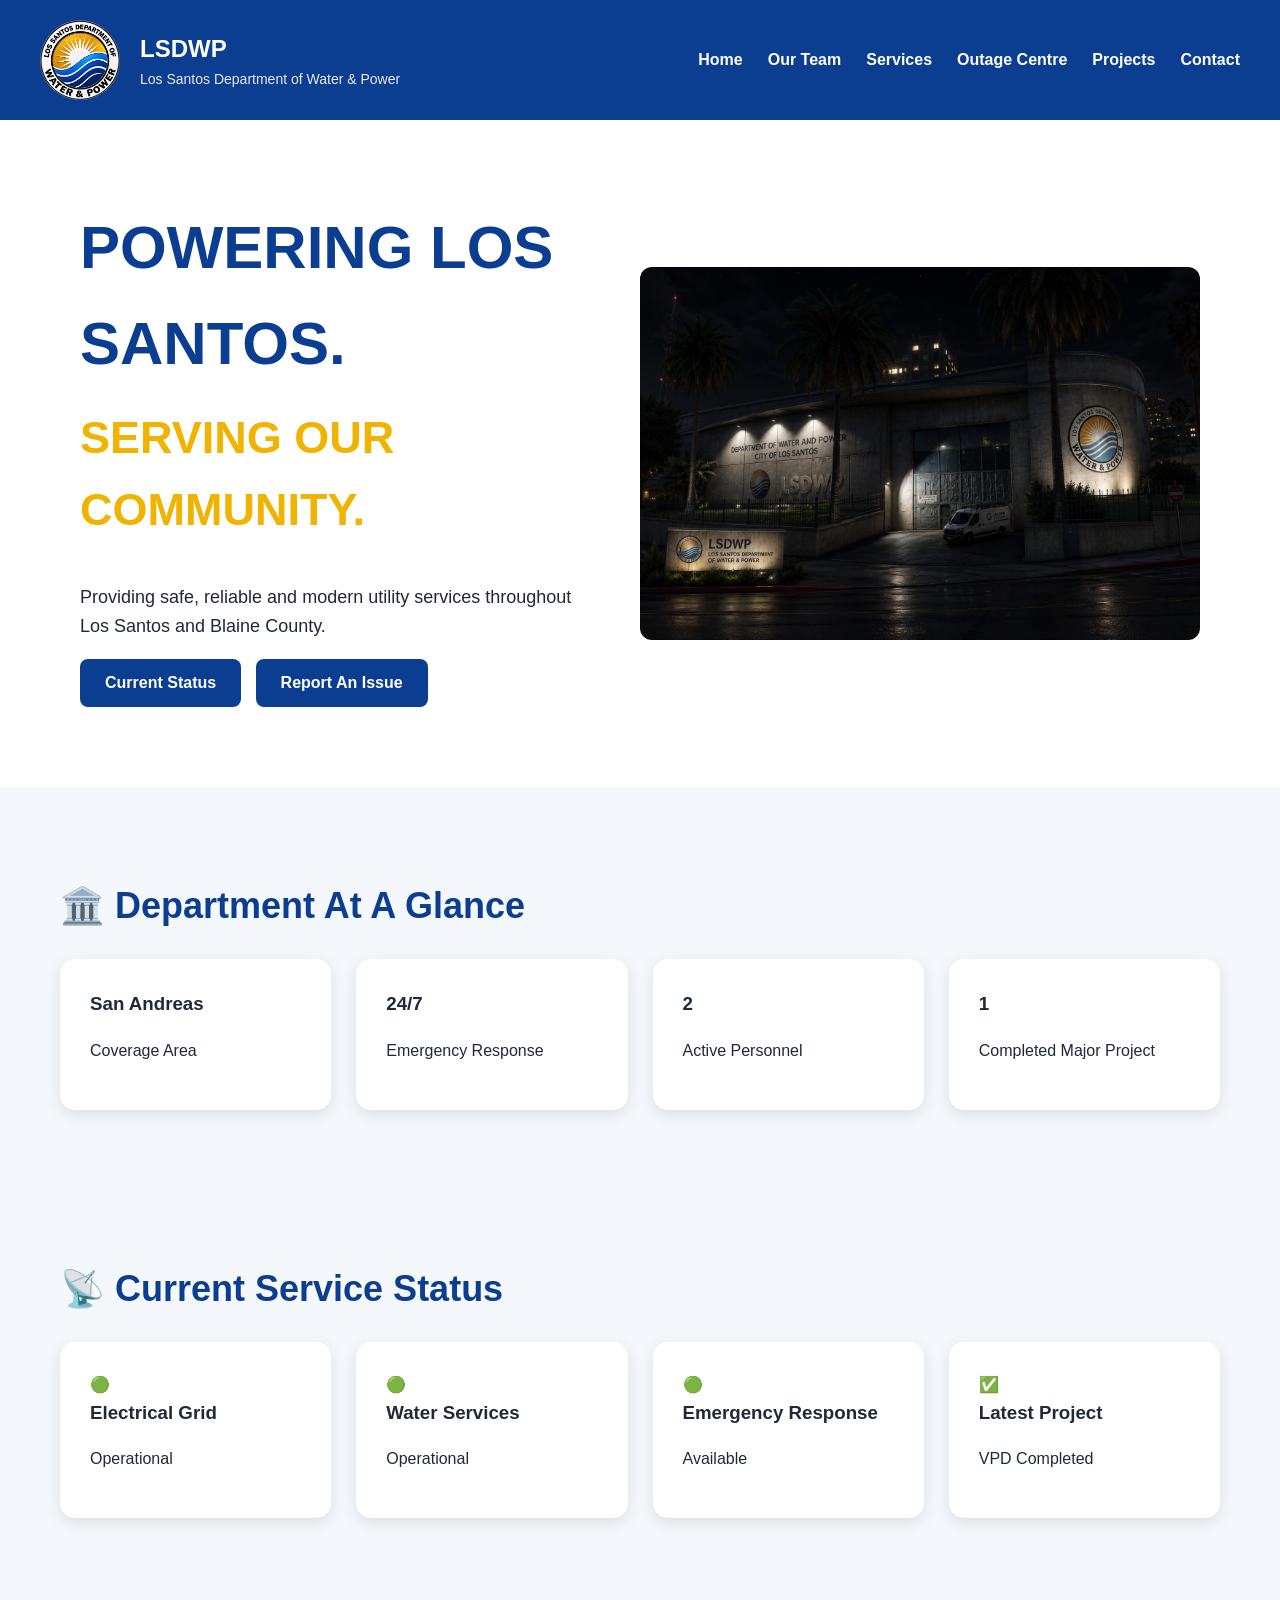
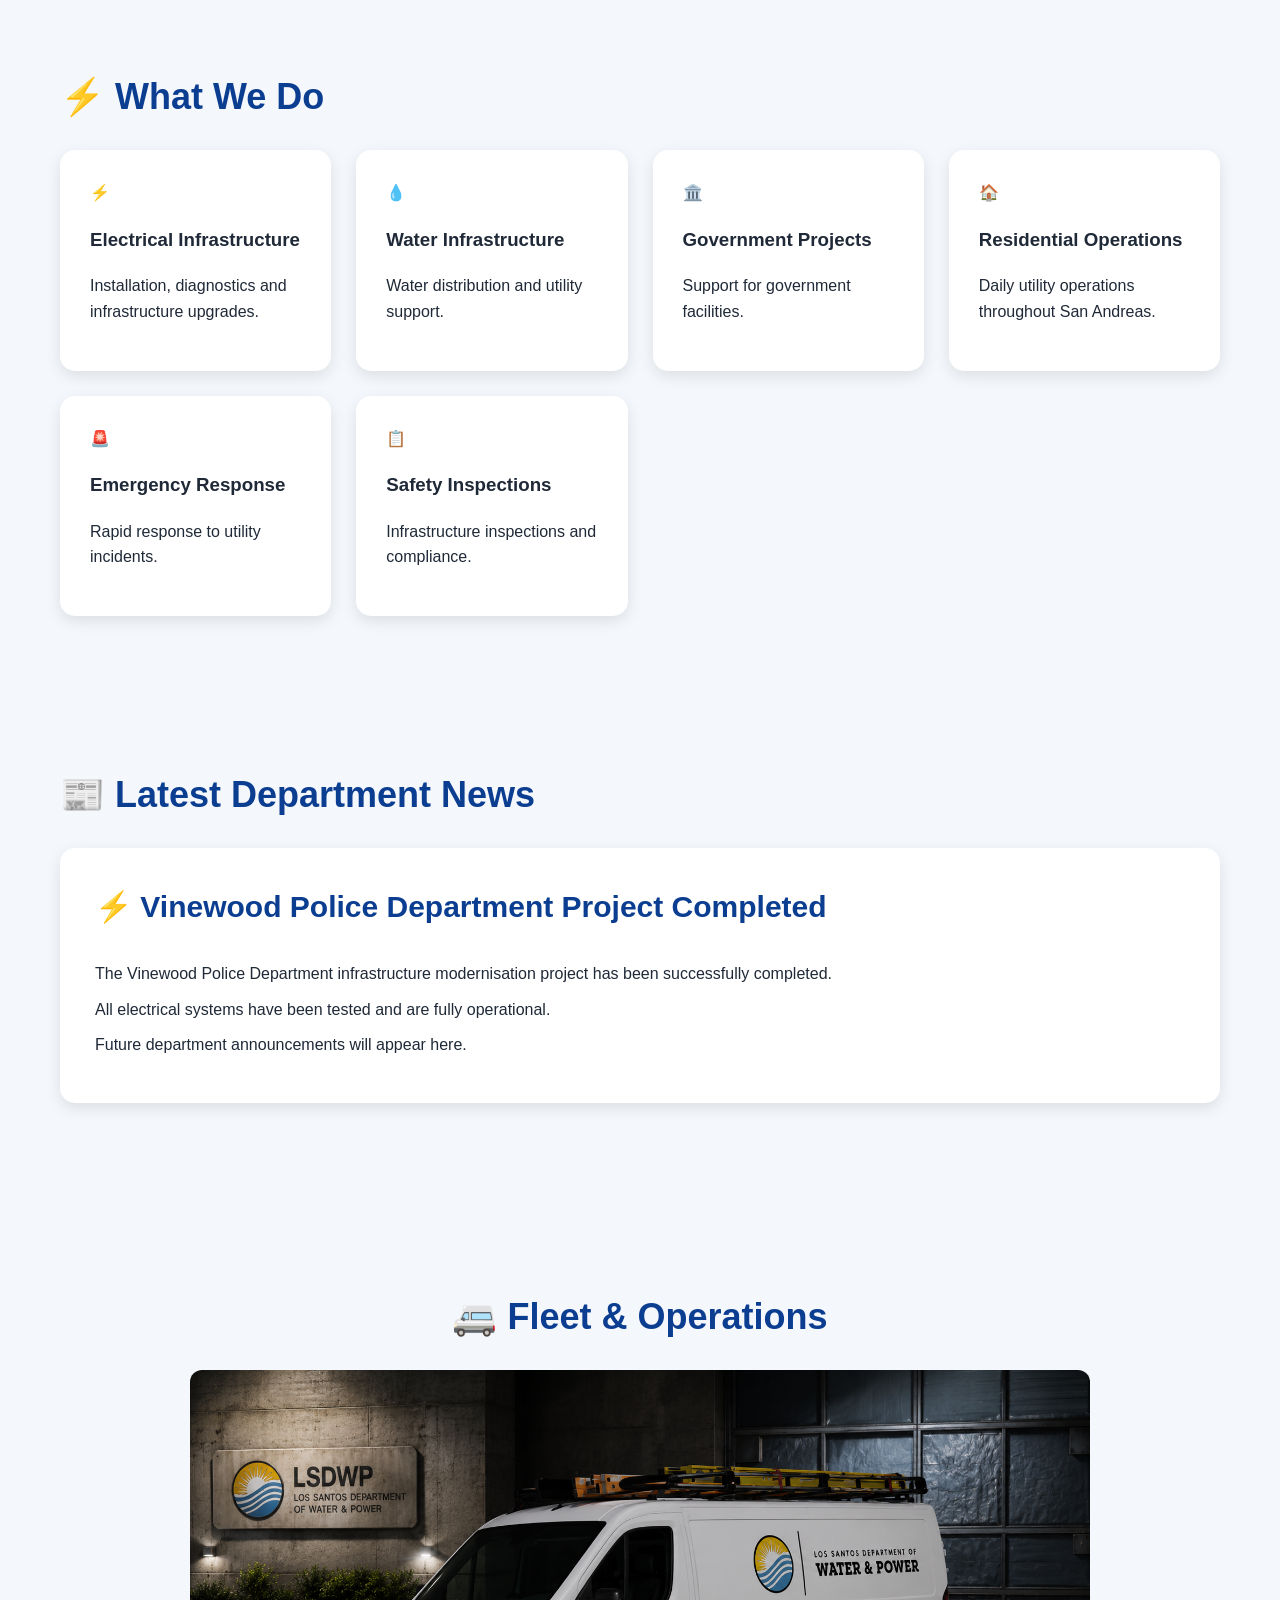
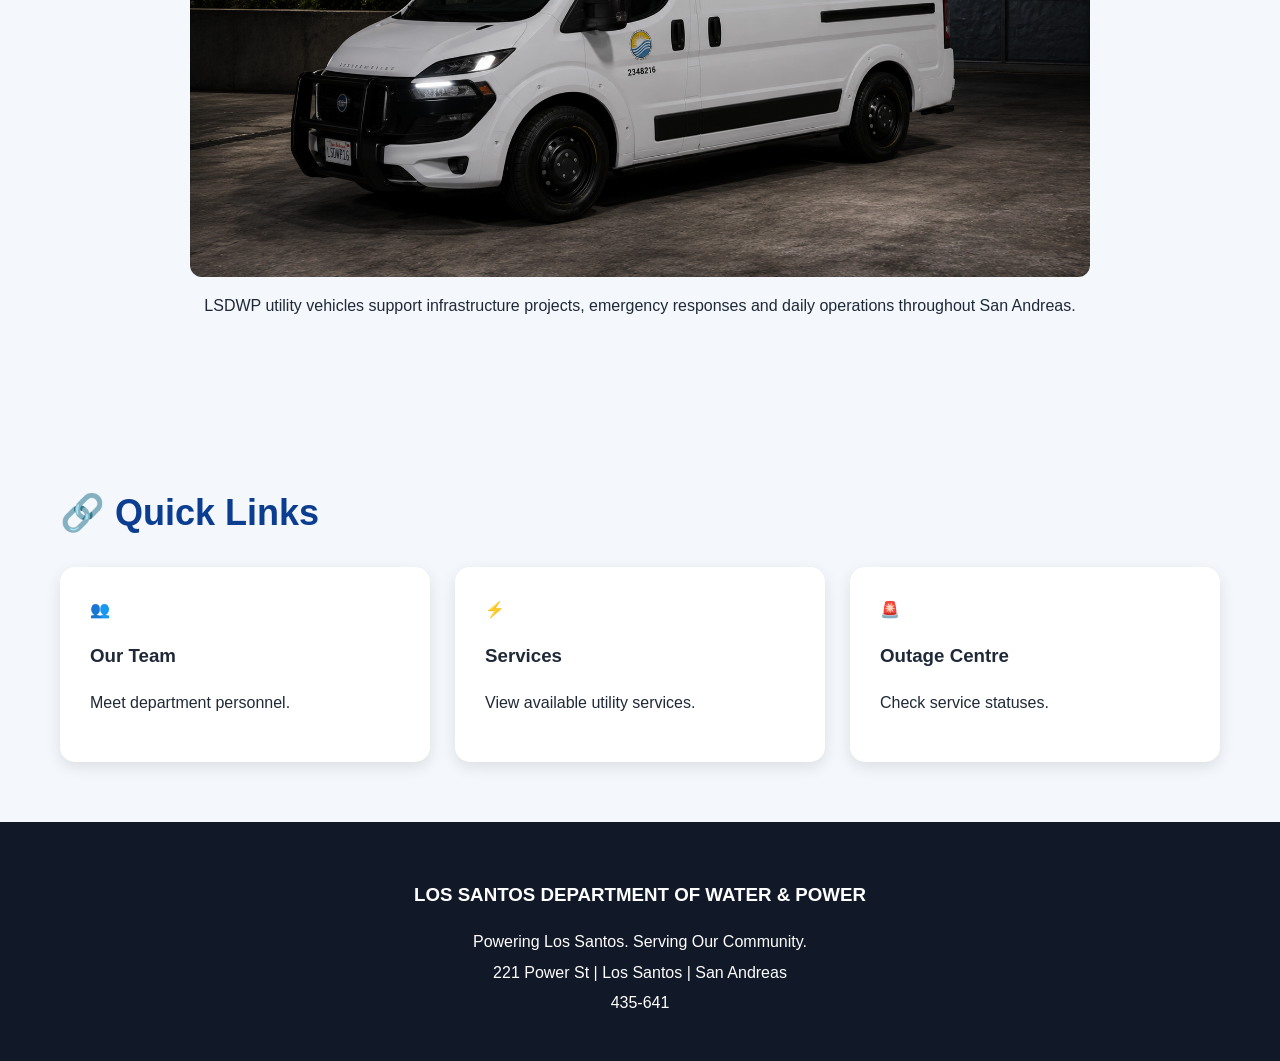
<file: index.html>
<!DOCTYPE html>

<html lang="en">

<head>

<meta charset="UTF-8">

<meta name="viewport" content="width=device-width, initial-scale=1.0">

<title>LSDWP | Los Santos Department of Water & Power</title>

<link rel="stylesheet" href="style.css">

</head>

<body>

<nav>

<div class="brand">

<img src="assets/logo.png" alt="LSDWP Logo">

<div>

<h2>LSDWP</h2>

<p>Los Santos Department of Water & Power</p>

</div>

</div>

<ul>

<li><a href="index.html">Home</a></li>

<li><a href="staffing.html">Our Team</a></li>

<li><a href="services.html">Services</a></li>

<li><a href="outages.html">Outage Centre</a></li>

<li><a href="projects.html">Projects</a></li>

<li><a href="#">Contact</a></li>

</ul>

</nav>

<header>

<div>

<h1>POWERING LOS SANTOS.</h1>

<h2>SERVING OUR COMMUNITY.</h2>

<p>

Providing safe, reliable and modern utility services throughout Los Santos and Blaine County.

</p>

<div class="buttons">

<button onclick="location.href='outages.html'">

Current Status

</button>

<a href="https://forms.gle/GrYyCLGvwcRbDbHo7"

target="_blank"

rel="noopener noreferrer">

<button>

Report An Issue

</button>

</a>

</div>

</div>

<img src="./assets/building.png"

alt="LSDWP Headquarters">

</header>

<section>

<h2>🏛️ Department At A Glance</h2>

<div class="status-grid">

<div class="status-card">

<h3>San Andreas</h3>

<p>Coverage Area</p>

</div>

<div class="status-card">

<h3>24/7</h3>

<p>Emergency Response</p>

</div>

<div class="status-card">

<h3>2</h3>

<p>Active Personnel</p>

</div>

<div class="status-card">

<h3>1</h3>

<p>Completed Major Project</p>

</div>

</div>

</section>

<section>

<h2>📡 Current Service Status</h2>

<div class="status-grid">

<div class="status-card">

🟢

<h3>Electrical Grid</h3>

<p>Operational</p>

</div>

<div class="status-card">

🟢

<h3>Water Services</h3>

<p>Operational</p>

</div>

<div class="status-card">

🟢

<h3>Emergency Response</h3>

<p>Available</p>

</div>

<div class="status-card">

✅

<h3>Latest Project</h3>

<p>VPD Completed</p>

</div>

</div>

</section>

<section>

<h2>⚡ What We Do</h2>

<div class="service-grid">

<div class="service">

⚡

<h3>Electrical Infrastructure</h3>

<p>

Installation, diagnostics and infrastructure upgrades.

</p>

</div>

<div class="service">

💧

<h3>Water Infrastructure</h3>

<p>

Water distribution and utility support.

</p>

</div>

<div class="service">

🏛️

<h3>Government Projects</h3>

<p>

Support for government facilities.

</p>

</div>

<div class="service">

🏠

<h3>Residential Operations</h3>

<p>

Daily utility operations throughout San Andreas.

</p>

</div>

<div class="service">

🚨

<h3>Emergency Response</h3>

<p>

Rapid response to utility incidents.

</p>

</div>

<div class="service">

📋

<h3>Safety Inspections</h3>

<p>

Infrastructure inspections and compliance.

</p>

</div>

</div>

</section>

<section>

<h2>📰 Latest Department News</h2>

<div class="project">

<h3>⚡ Vinewood Police Department Project Completed</h3>

<p>

The Vinewood Police Department infrastructure modernisation project has been successfully completed.

</p>

<p>

All electrical systems have been tested and are fully operational.

</p>

<p>

Future department announcements will appear here.

</p>

</div>

</section>

<section class="fleet">

<h2>🚐 Fleet & Operations</h2>

<img src="assets/van.jpg"

alt="LSDWP Utility Vehicle">

<p>

LSDWP utility vehicles support infrastructure projects, emergency responses and daily operations throughout San Andreas.

</p>

</section>

<section>

<h2>🔗 Quick Links</h2>

<div class="service-grid">

<div class="service">

👥

<h3>Our Team</h3>

<p>

Meet department personnel.

</p>

</div>

<div class="service">

⚡

<h3>Services</h3>

<p>

View available utility services.

</p>

</div>

<div class="service">

🚨

<h3>Outage Centre</h3>

<p>

Check service statuses.

</p>

</div>

</div>

</section>

<footer>

<h3>LOS SANTOS DEPARTMENT OF WATER & POWER</h3>

<p>Powering Los Santos. Serving Our Community.</p>

<p>221 Power St | Los Santos | San Andreas</p>

<p>435-641</p>

</footer>

</body>

</html>
</file>
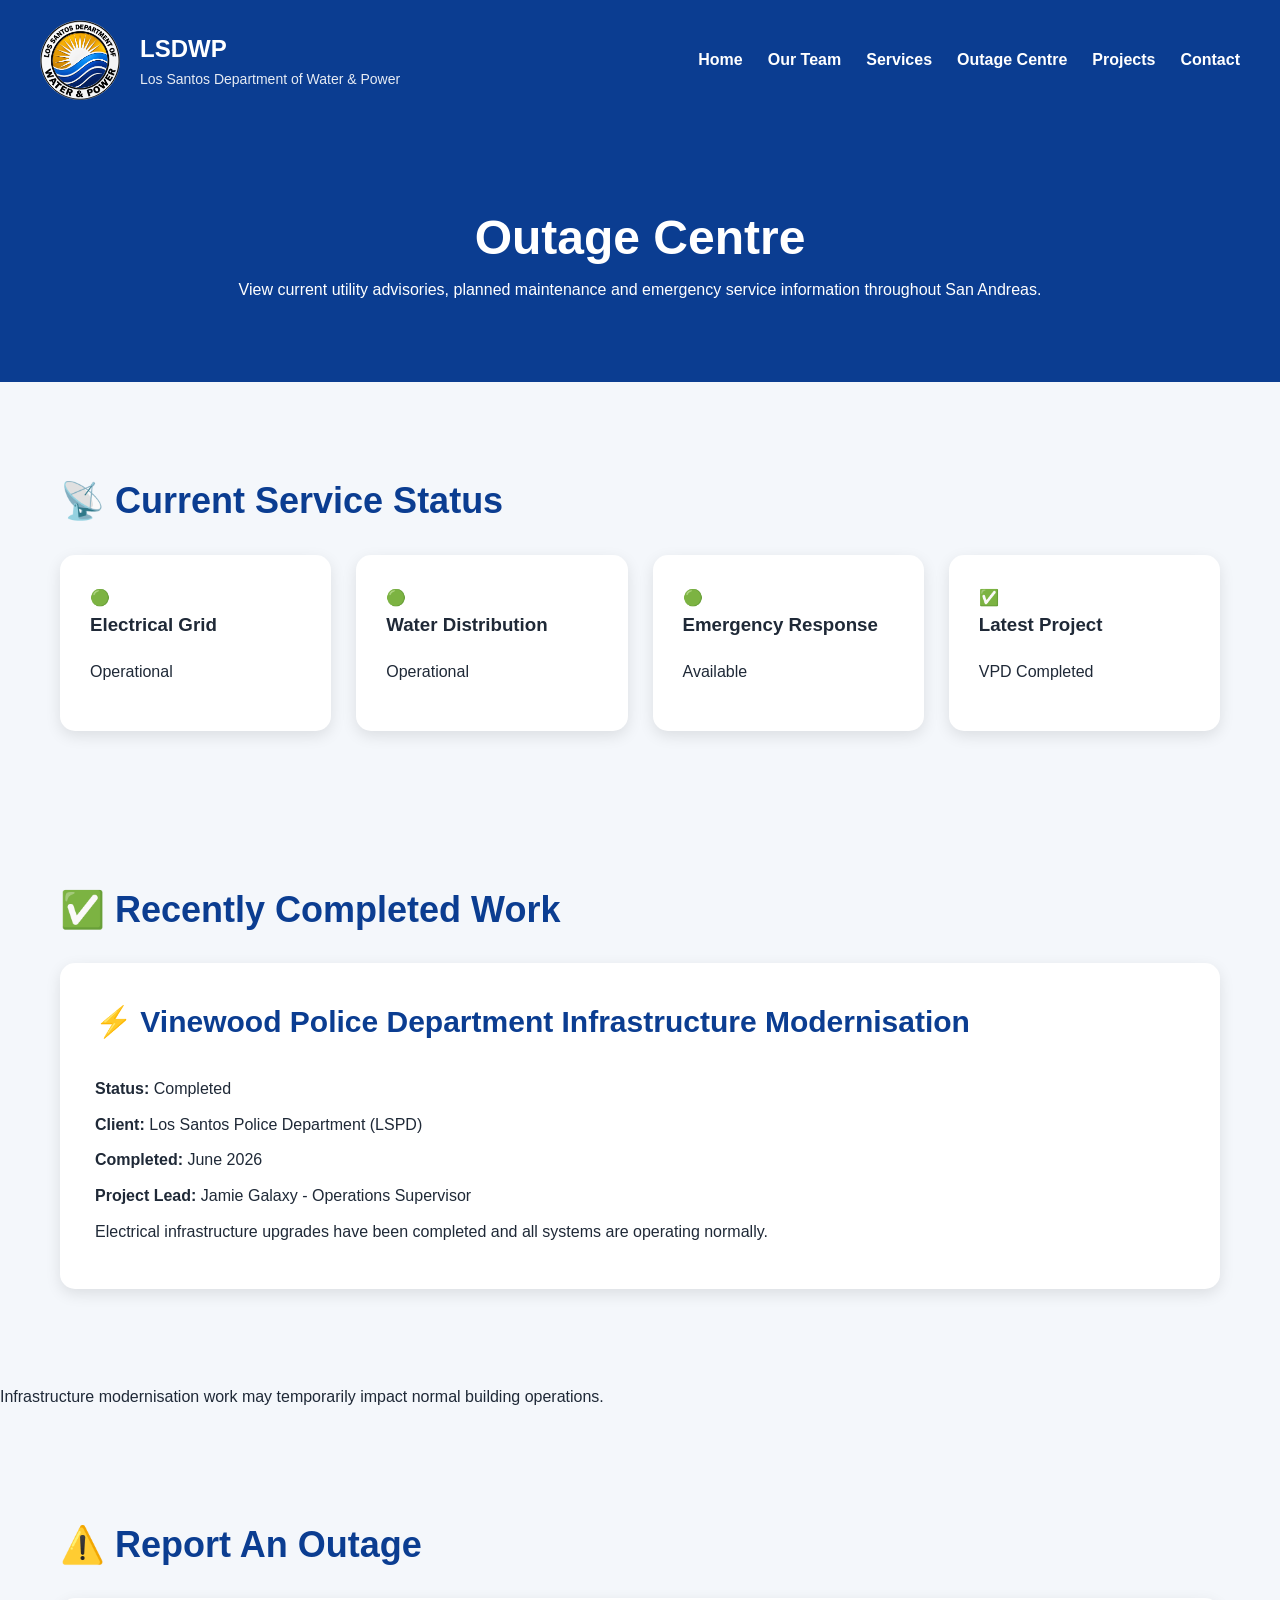
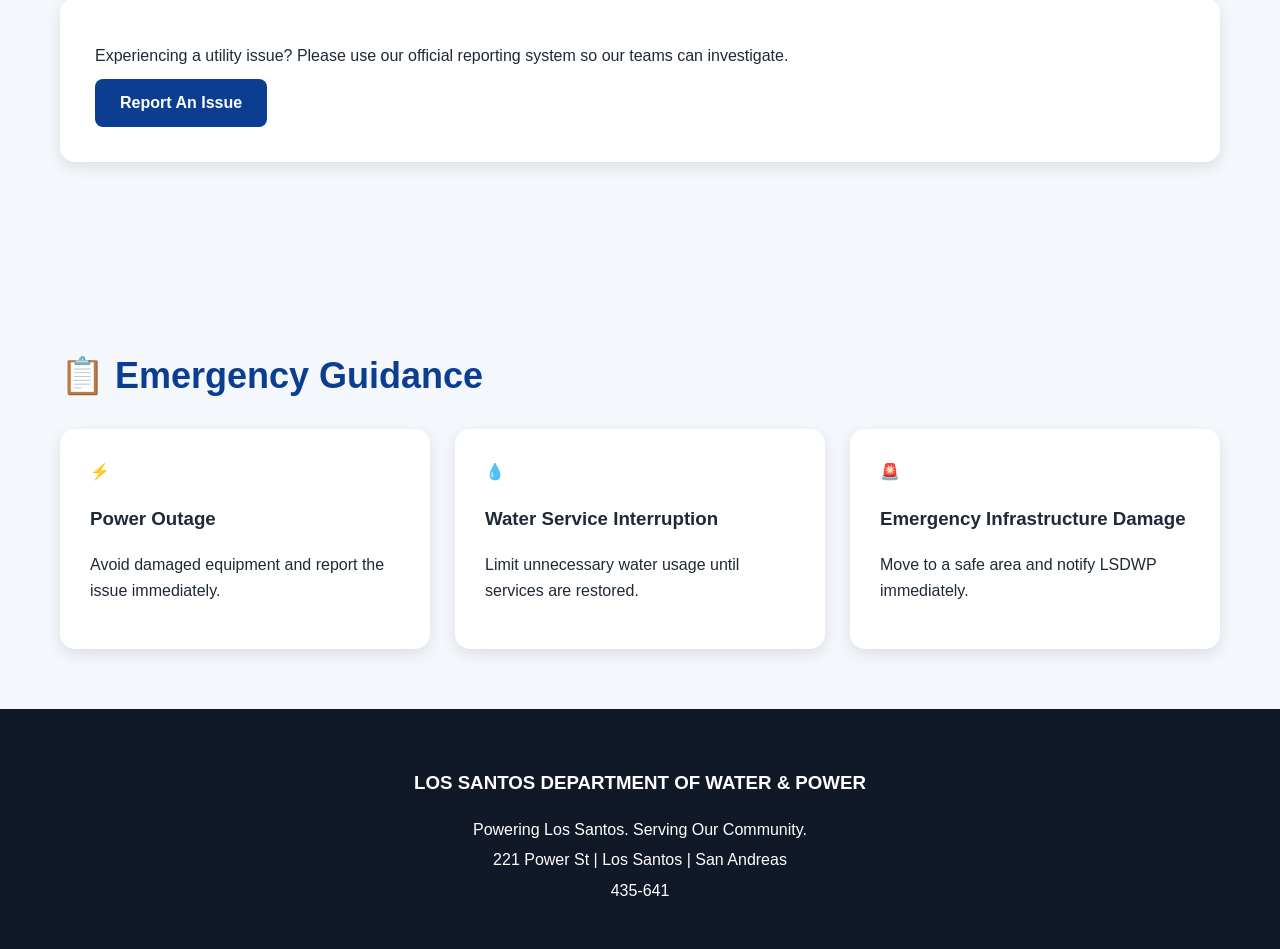
<file: outages.html>
<!DOCTYPE html>

<html lang="en">

<head>

<meta charset="UTF-8">

<meta name="viewport" content="width=device-width, initial-scale=1.0">

<title>LSDWP | Outage Centre</title>

<link rel="stylesheet" href="style.css">

</head>

<body>

<nav>

<div class="brand">

<img src="./assets/logo.png" alt="LSDWP Logo">

<div>

<h2>LSDWP</h2>

<p>Los Santos Department of Water & Power</p>

</div>

</div>

<ul>

<li><a href="index.html">Home</a></li>

<li><a href="staffing.html">Our Team</a></li>

<li><a href="services.html">Services</a></li>

<li><a href="outages.html">Outage Centre</a></li>

<li><a href="projects.html">Projects</a></li>

<li><a href="#">Contact</a></li>

</ul>

</nav>

<section class="page-header">

<h1>Outage Centre</h1>

<p>

View current utility advisories, planned maintenance and emergency service information throughout San Andreas.

</p>

</section>

<section>

<h2>📡 Current Service Status</h2>

<div class="status-grid">

<div class="status-card">

🟢

<h3>Electrical Grid</h3>

<p>Operational</p>

</div>

<div class="status-card">

🟢

<h3>Water Distribution</h3>

<p>Operational</p>

</div>

<div class="status-card">

🟢

<h3>Emergency Response</h3>

<p>Available</p>

</div>

<div class="status-card">

✅

<h3>Latest Project</h3>

<p>VPD Completed</p>

</div>

</div>

</section>

<section>

<h2>✅ Recently Completed Work</h2>

<div class="project">

<h3>⚡ Vinewood Police Department Infrastructure Modernisation</h3>

<p><strong>Status:</strong> Completed</p>

<p><strong>Client:</strong> Los Santos Police Department (LSPD)</p>

<p><strong>Completed:</strong> June 2026</p>

<p><strong>Project Lead:</strong> Jamie Galaxy - Operations Supervisor</p>

<p>

Electrical infrastructure upgrades have been completed and all systems are operating normally.

</p>

</div>

</section>

Infrastructure modernisation work may temporarily impact normal building operations.

</p>

</div>

</section>

<section>

<h2>⚠️ Report An Outage</h2>

<div class="project">

<p>

Experiencing a utility issue?

Please use our official reporting system so our teams can investigate.

</p>

<a href="https://forms.gle/GrYyCLGvwcRbDbHo7"

target="_blank"

rel="noopener noreferrer">

<button class="join-button">

Report An Issue

</button>

</a>

</div>

</section>

<section>

<h2>📋 Emergency Guidance</h2>

<div class="service-grid">

<div class="service">

⚡

<h3>Power Outage</h3>

<p>

Avoid damaged equipment and report the issue immediately.

</p>

</div>

<div class="service">

💧

<h3>Water Service Interruption</h3>

<p>

Limit unnecessary water usage until services are restored.

</p>

</div>

<div class="service">

🚨

<h3>Emergency Infrastructure Damage</h3>

<p>

Move to a safe area and notify LSDWP immediately.

</p>

</div>

</div>

</section>

<footer>

<h3>LOS SANTOS DEPARTMENT OF WATER & POWER</h3>

<p>Powering Los Santos. Serving Our Community.</p>

<p>221 Power St | Los Santos | San Andreas</p>

<p>435-641</p>

</footer>

</body>

</html>
</file>
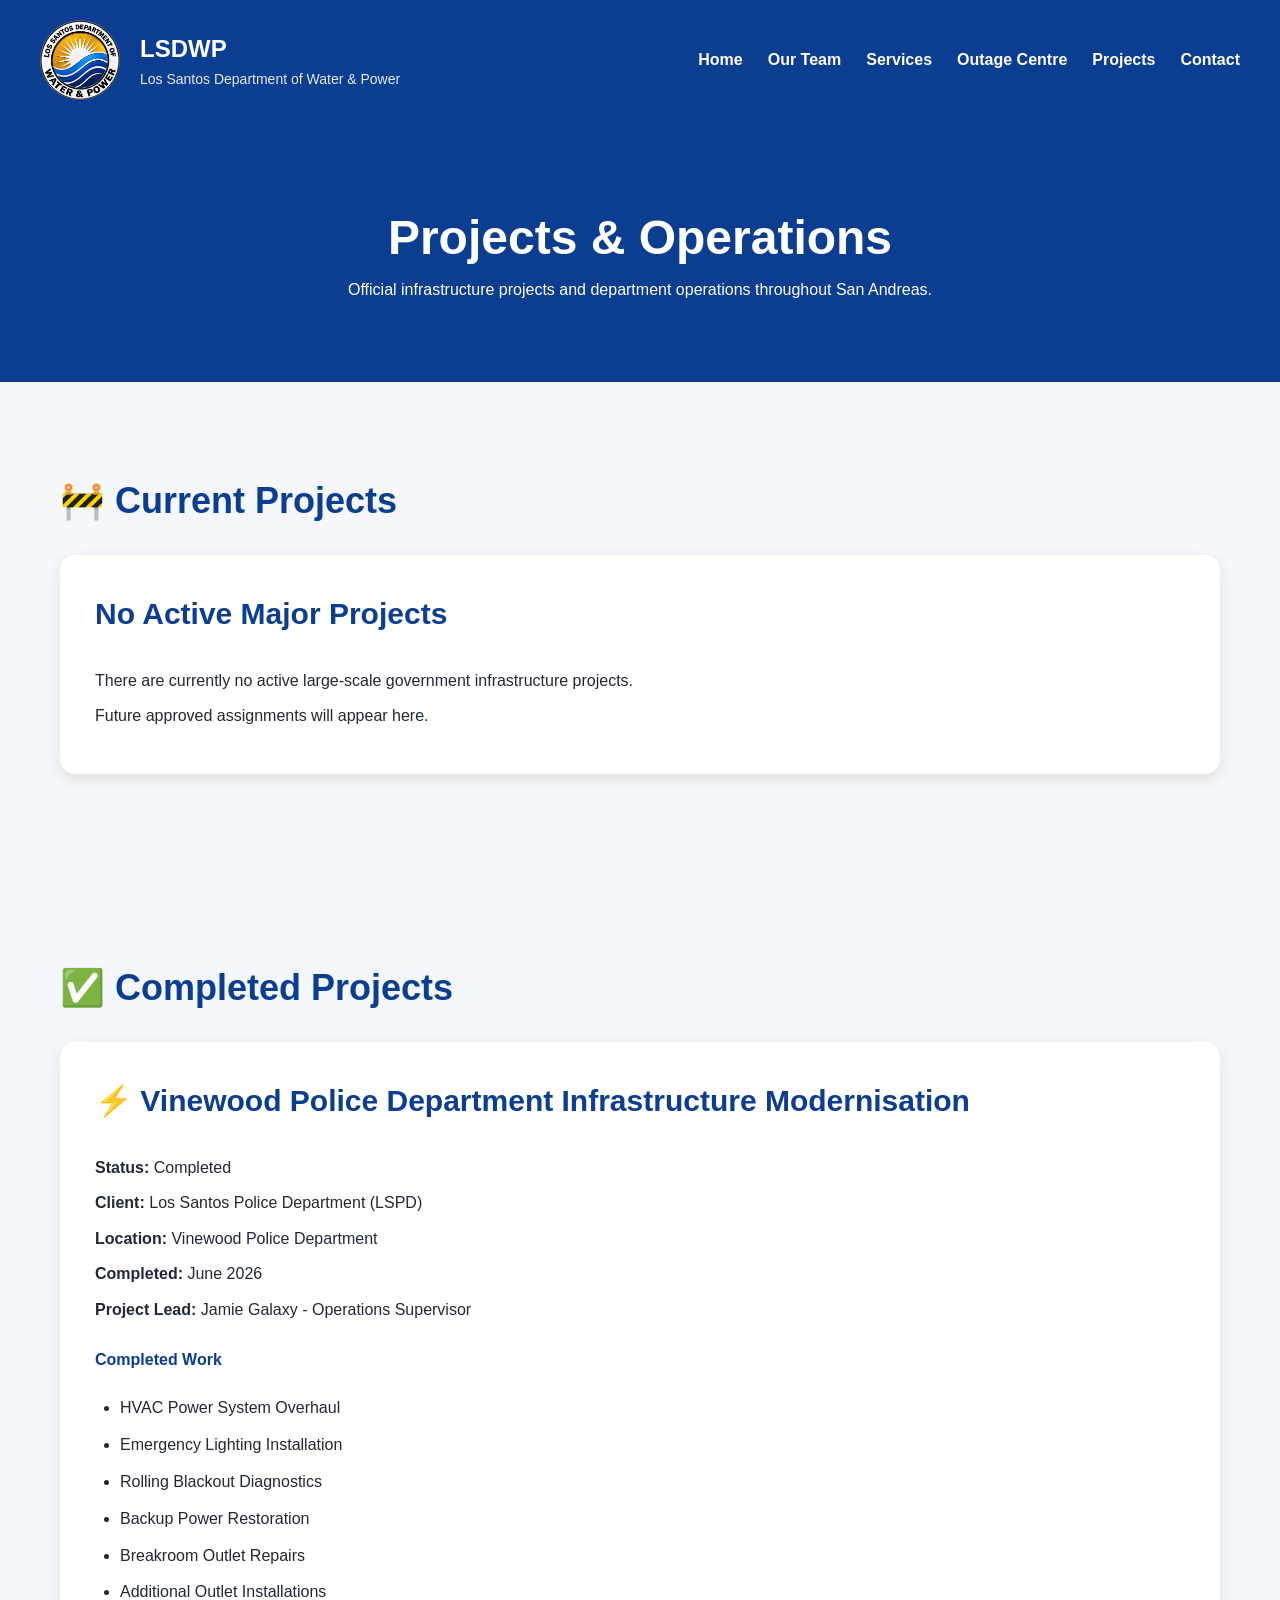
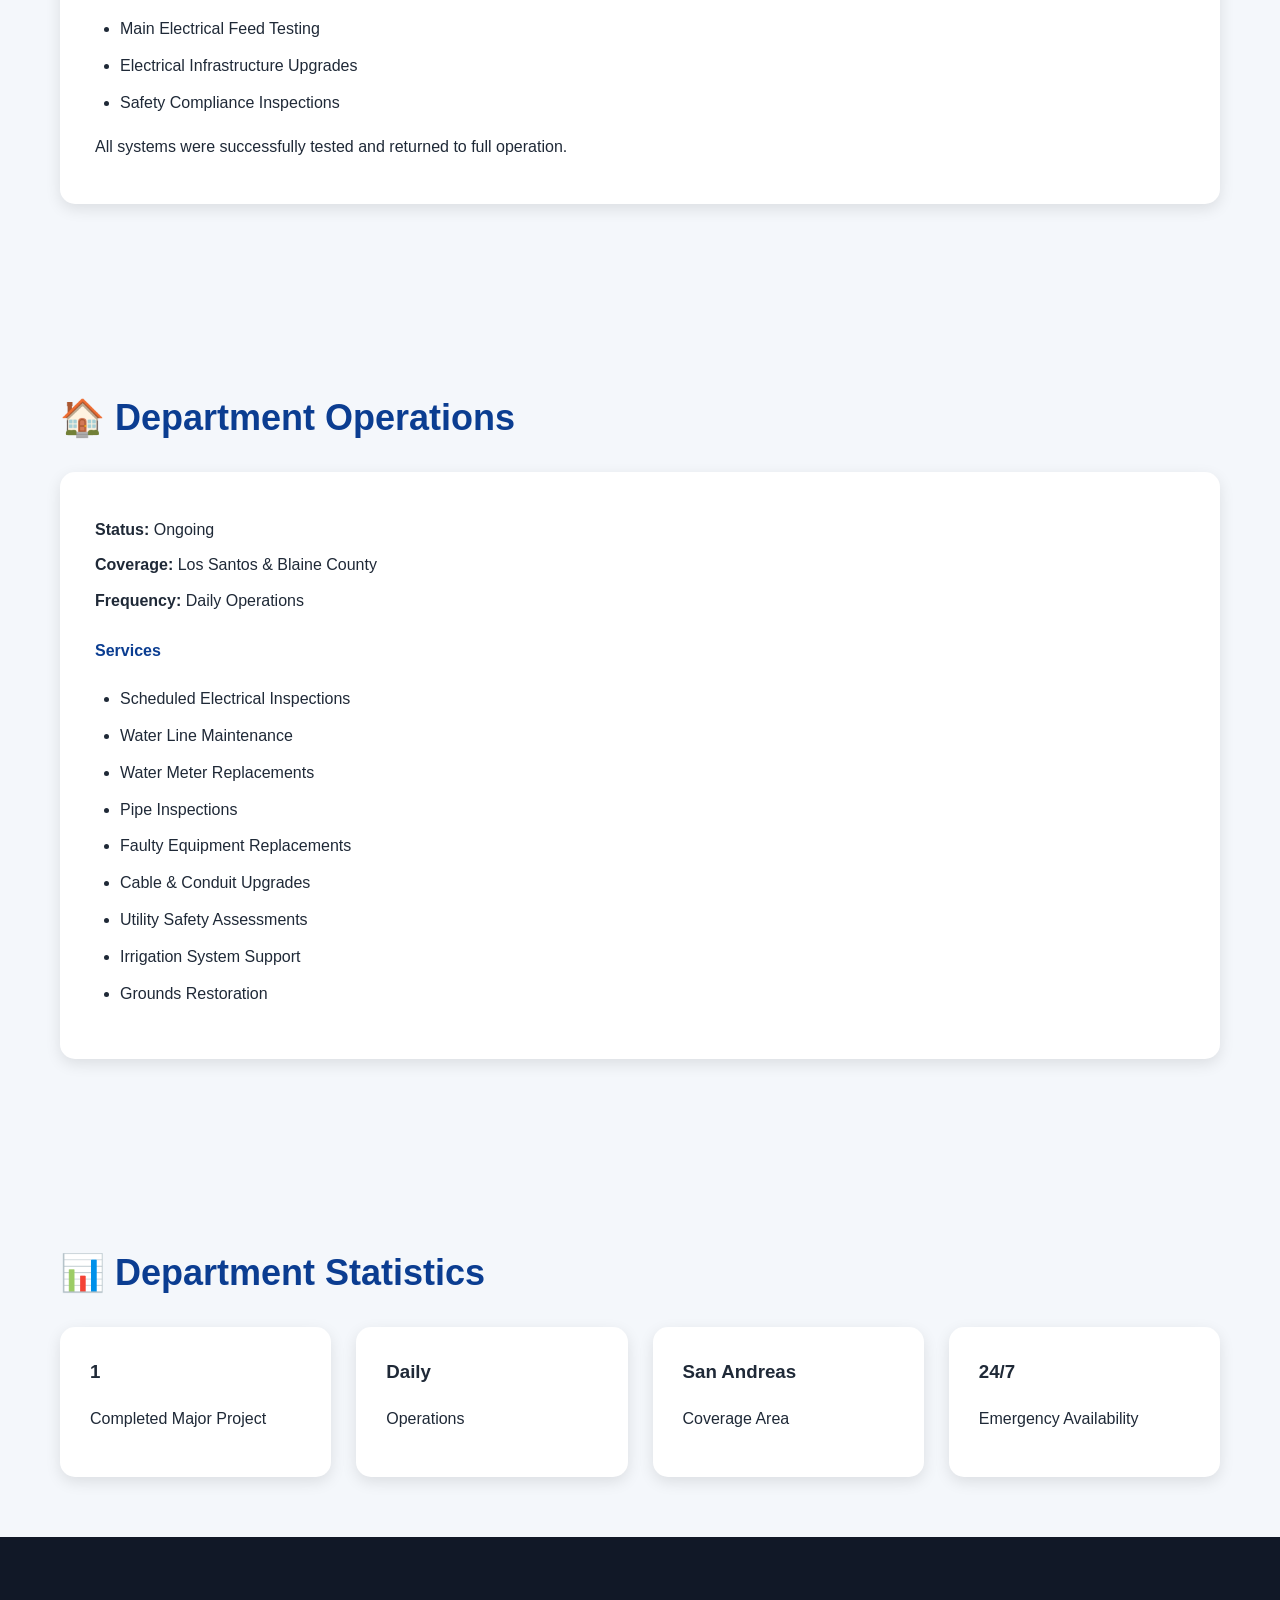
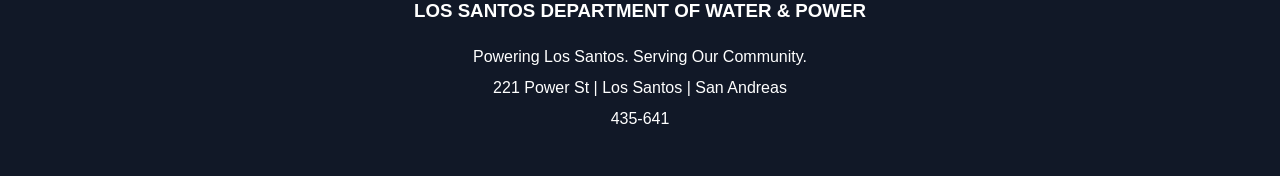
<file: projects.html>
<!DOCTYPE html>

<html lang="en">

<head>

<meta charset="UTF-8">

<meta name="viewport" content="width=device-width, initial-scale=1.0">

<title>LSDWP | Projects & Operations</title>

<link rel="stylesheet" href="style.css">

</head>

<body>

<nav>

<div class="brand">

<img src="./assets/logo.png" alt="LSDWP Logo">

<div>

<h2>LSDWP</h2>

<p>Los Santos Department of Water & Power</p>

</div>

</div>

<ul>

<li><a href="index.html">Home</a></li>

<li><a href="staffing.html">Our Team</a></li>

<li><a href="services.html">Services</a></li>

<li><a href="outages.html">Outage Centre</a></li>

<li><a href="projects.html">Projects</a></li>

<li><a href="#">Contact</a></li>

</ul>

</nav>

<section class="page-header">

<h1>Projects & Operations</h1>

<p>

Official infrastructure projects and department operations throughout San Andreas.

</p>

</section>

<section>

<h2>🚧 Current Projects</h2>

<div class="project">

<h3>No Active Major Projects</h3>

<p>

There are currently no active large-scale government infrastructure projects.

</p>

<p>

Future approved assignments will appear here.

</p>

</div>

</section>

<section>

<h2>✅ Completed Projects</h2>

<div class="project">

<h3>⚡ Vinewood Police Department Infrastructure Modernisation</h3>

<p><strong>Status:</strong> Completed</p>

<p><strong>Client:</strong> Los Santos Police Department (LSPD)</p>

<p><strong>Location:</strong> Vinewood Police Department</p>

<p><strong>Completed:</strong> June 2026</p>

<p><strong>Project Lead:</strong> Jamie Galaxy - Operations Supervisor</p>

<h4>Completed Work</h4>

<ul>

<li>HVAC Power System Overhaul</li>

<li>Emergency Lighting Installation</li>

<li>Rolling Blackout Diagnostics</li>

<li>Backup Power Restoration</li>

<li>Breakroom Outlet Repairs</li>

<li>Additional Outlet Installations</li>

<li>Main Electrical Feed Testing</li>

<li>Electrical Infrastructure Upgrades</li>

<li>Safety Compliance Inspections</li>

</ul>

<p>

All systems were successfully tested and returned to full operation.

</p>

</div>

</section>

<section>

<h2>🏠 Department Operations</h2>

<div class="project">

<p><strong>Status:</strong> Ongoing</p>

<p><strong>Coverage:</strong> Los Santos & Blaine County</p>

<p><strong>Frequency:</strong> Daily Operations</p>

<h4>Services</h4>

<ul>

<li>Scheduled Electrical Inspections</li>

<li>Water Line Maintenance</li>

<li>Water Meter Replacements</li>

<li>Pipe Inspections</li>

<li>Faulty Equipment Replacements</li>

<li>Cable & Conduit Upgrades</li>

<li>Utility Safety Assessments</li>

<li>Irrigation System Support</li>

<li>Grounds Restoration</li>

</ul>

</div>

</section>

<section>

<h2>📊 Department Statistics</h2>

<div class="status-grid">

<div class="status-card">

<h3>1</h3>

<p>Completed Major Project</p>

</div>

<div class="status-card">

<h3>Daily</h3>

<p>Operations</p>

</div>

<div class="status-card">

<h3>San Andreas</h3>

<p>Coverage Area</p>

</div>

<div class="status-card">

<h3>24/7</h3>

<p>Emergency Availability</p>

</div>

</div>

</section>

<footer>

<h3>LOS SANTOS DEPARTMENT OF WATER & POWER</h3>

<p>Powering Los Santos. Serving Our Community.</p>

<p>221 Power St | Los Santos | San Andreas</p>

<p>435-641</p>

</footer>

</body>

</html>
</file>
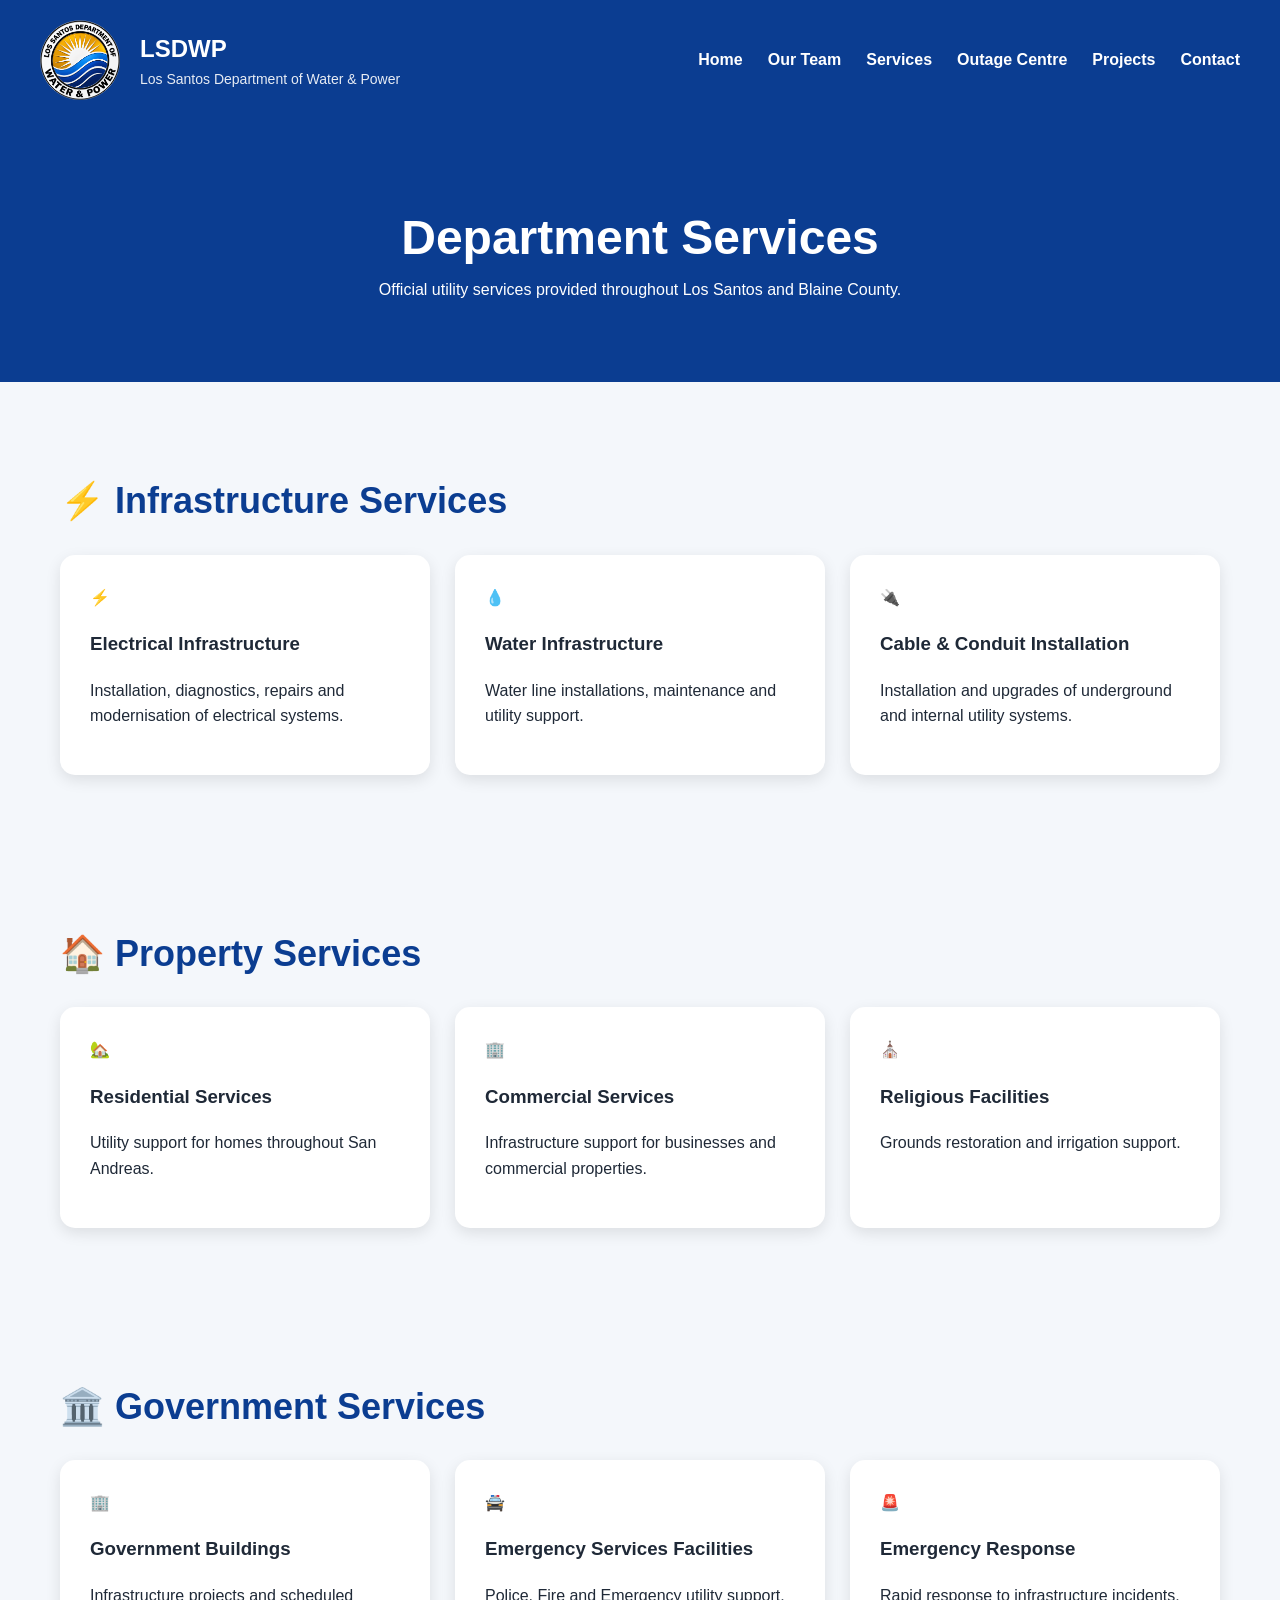
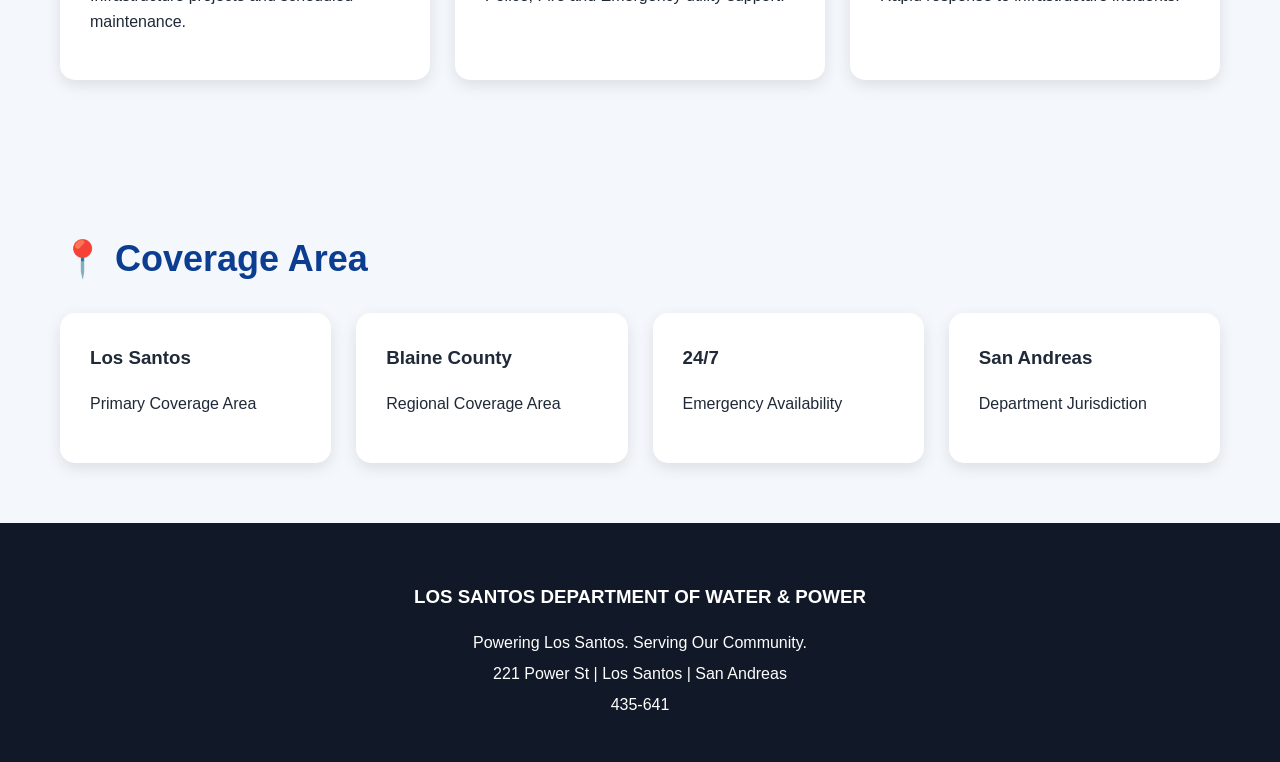
<file: services.html>
<!DOCTYPE html>

<html lang="en">

<head>

<meta charset="UTF-8">

<meta name="viewport" content="width=device-width, initial-scale=1.0">

<title>LSDWP | Services</title>

<link rel="stylesheet" href="style.css">

</head>

<body>

<nav>

<div class="brand">

<img src="./assets/logo.png" alt="LSDWP Logo">

<div>

<h2>LSDWP</h2>

<p>Los Santos Department of Water & Power</p>

</div>

</div>

<ul>

<li><a href="index.html">Home</a></li>

<li><a href="staffing.html">Our Team</a></li>

<li><a href="services.html">Services</a></li>

<li><a href="outages.html">Outage Centre</a></li>

<li><a href="projects.html">Projects</a></li>

<li><a href="#">Contact</a></li>

</ul>

</nav>

<section class="page-header">

<h1>Department Services</h1>

<p>

Official utility services provided throughout Los Santos and Blaine County.

</p>

</section>

<section>

<h2>⚡ Infrastructure Services</h2>

<div class="service-grid">

<div class="service">

⚡

<h3>Electrical Infrastructure</h3>

<p>

Installation, diagnostics, repairs and modernisation of electrical systems.

</p>

</div>

<div class="service">

💧

<h3>Water Infrastructure</h3>

<p>

Water line installations, maintenance and utility support.

</p>

</div>

<div class="service">

🔌

<h3>Cable & Conduit Installation</h3>

<p>

Installation and upgrades of underground and internal utility systems.

</p>

</div>

</div>

</section>

<section>

<h2>🏠 Property Services</h2>

<div class="service-grid">

<div class="service">

🏡

<h3>Residential Services</h3>

<p>

Utility support for homes throughout San Andreas.

</p>

</div>

<div class="service">

🏢

<h3>Commercial Services</h3>

<p>

Infrastructure support for businesses and commercial properties.

</p>

</div>

<div class="service">

⛪

<h3>Religious Facilities</h3>

<p>

Grounds restoration and irrigation support.

</p>

</div>

</div>

</section>

<section>

<h2>🏛️ Government Services</h2>

<div class="service-grid">

<div class="service">

🏢

<h3>Government Buildings</h3>

<p>

Infrastructure projects and scheduled maintenance.

</p>

</div>

<div class="service">

🚔

<h3>Emergency Services Facilities</h3>

<p>

Police, Fire and Emergency utility support.

</p>

</div>

<div class="service">

🚨

<h3>Emergency Response</h3>

<p>

Rapid response to infrastructure incidents.

</p>

</div>

</div>

</section>

<section>

<h2>📍 Coverage Area</h2>

<div class="status-grid">

<div class="status-card">

<h3>Los Santos</h3>

<p>Primary Coverage Area</p>

</div>

<div class="status-card">

<h3>Blaine County</h3>

<p>Regional Coverage Area</p>

</div>

<div class="status-card">

<h3>24/7</h3>

<p>Emergency Availability</p>

</div>

<div class="status-card">

<h3>San Andreas</h3>

<p>Department Jurisdiction</p>

</div>

</div>

</section>

<footer>

<h3>LOS SANTOS DEPARTMENT OF WATER & POWER</h3>

<p>Powering Los Santos. Serving Our Community.</p>

<p>221 Power St | Los Santos | San Andreas</p>

<p>435-641</p>

</footer>

</body>

</html>
</file>
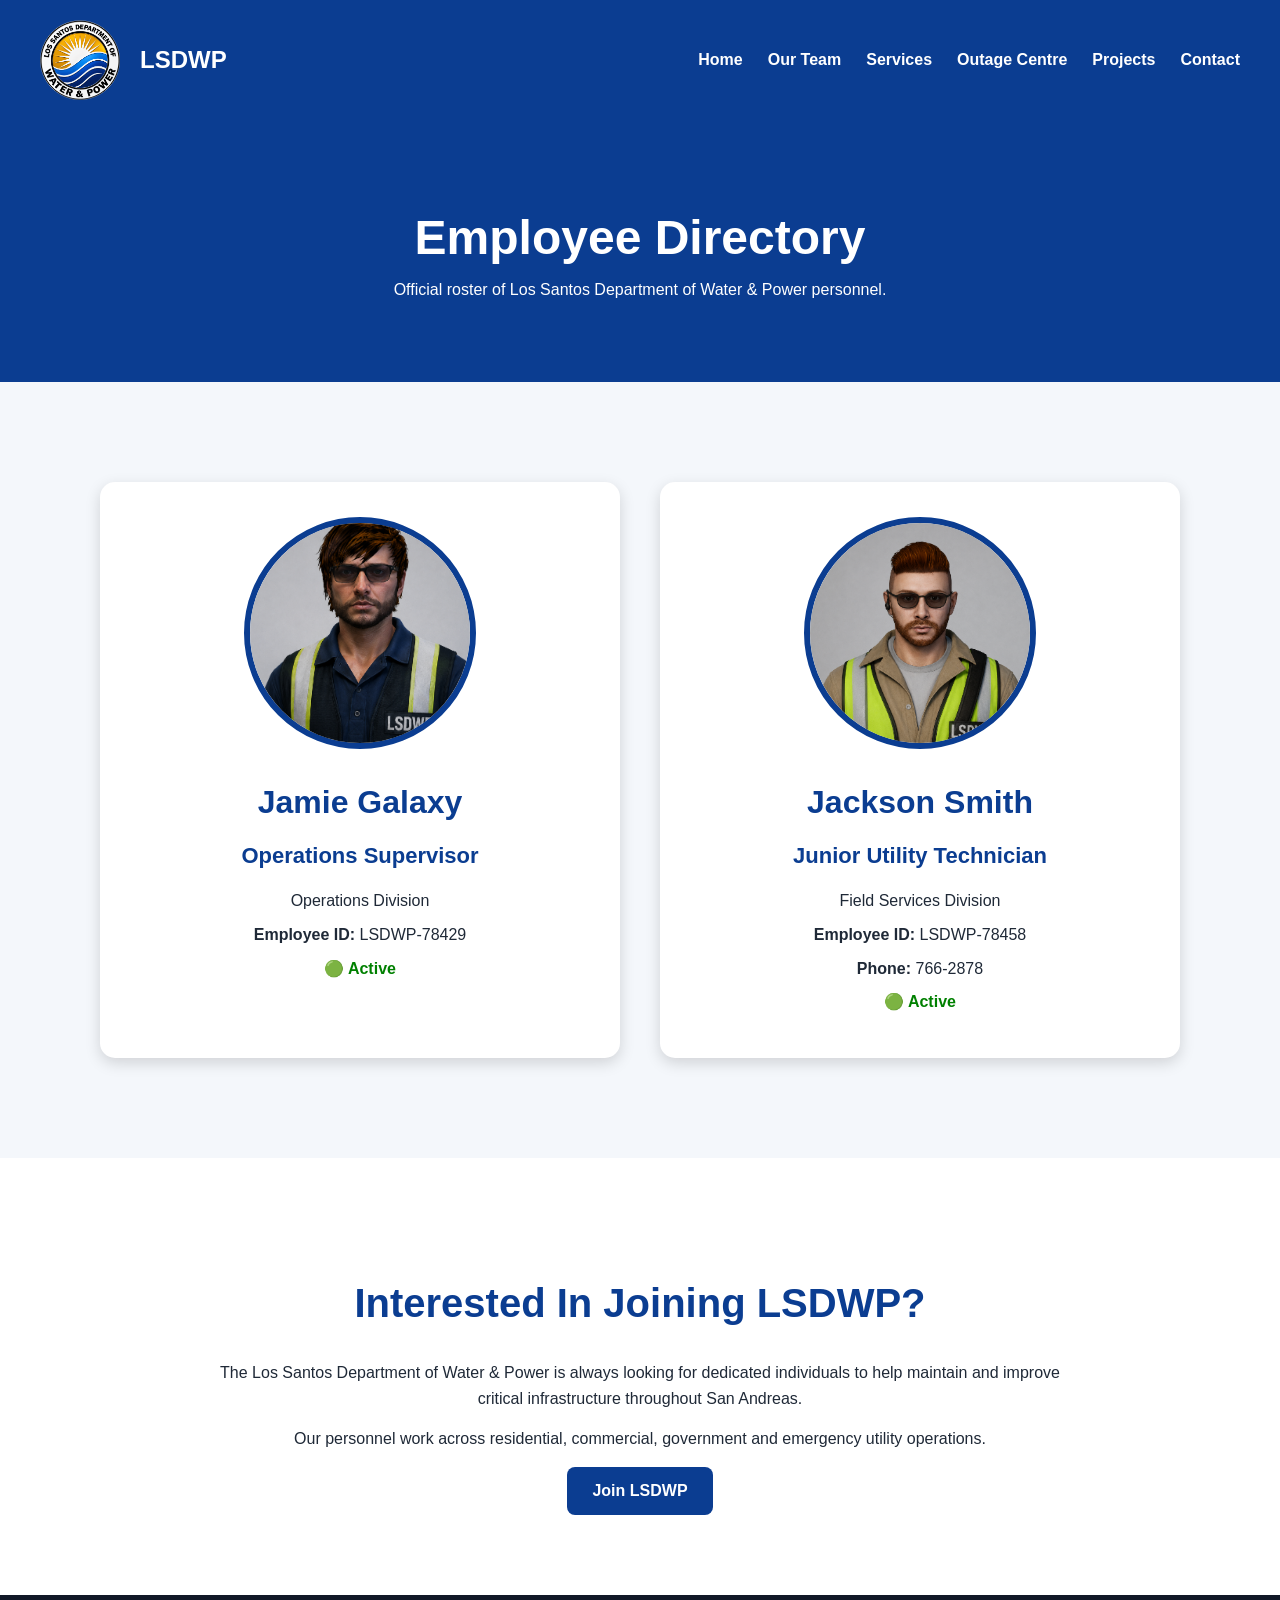
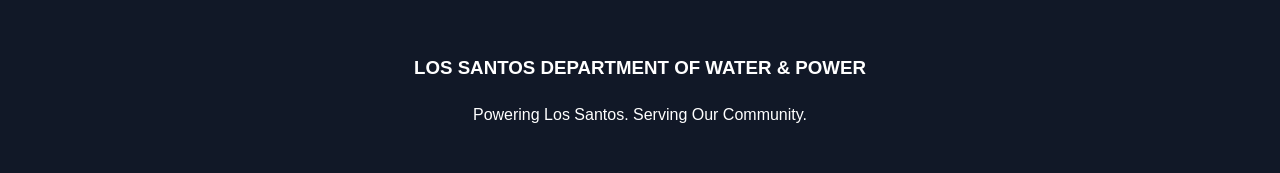
<file: staffing.html>
<!DOCTYPE html>

<html lang="en">

<head>

<meta charset="UTF-8">

<meta name="viewport" content="width=device-width, initial-scale=1.0">

<title>LSDWP | Employee Directory</title>

<link rel="stylesheet" href="style.css">

</head>

<body>

<nav>

<div class="brand">

<img src="./assets/logo.png" alt="LSDWP Logo">

<div>

<h2>LSDWP</h2>

</div>

</div>

<ul>

<li><a href="index.html">Home</a></li>

<li><a href="staffing.html">Our Team</a></li>

<li><a href="services.html">Services</a></li>

<li><a href="outages.html">Outage Centre</a></li>

<li><a href="projects.html">Projects</a></li>

<li><a href="#">Contact</a></li>

</ul>

</nav>

<section class="page-header">

<h1>Employee Directory</h1>

<p>Official roster of Los Santos Department of Water & Power personnel.</p>

</section>

<section>

<div class="staff-grid">

<div class="staff-card">

<img src="./assets/Jamie.png" alt="Jamie Galaxy">

<h2>Jamie Galaxy</h2>

<h3>Operations Supervisor</h3>

<p>Operations Division</p>

<p><strong>Employee ID:</strong> LSDWP-78429</p>

<p class="status active">🟢 Active</p>

</div>

<div class="staff-card">

<img src="./assets/Jackson.png" alt="Jackson Smith">

<h2>Jackson Smith</h2>

<h3>Junior Utility Technician</h3>

<p>Field Services Division</p>

<p><strong>Employee ID:</strong> LSDWP-78458</p>

<p><strong>Phone:</strong> 766-2878</p>

<p class="status active">🟢 Active</p>

</div>

</div>

</section>

<section class="join-lsdwp">

<h2>Interested In Joining LSDWP?</h2>

<p>

The Los Santos Department of Water & Power is always looking for dedicated individuals to help maintain and improve critical infrastructure throughout San Andreas.

</p>

<p>

Our personnel work across residential, commercial, government and emergency utility operations.

</p>

<a href="https://forms.gle/GrYyCLGvwcRbDbHo7"

target="_blank"

rel="noopener noreferrer">

<button class="join-button">

Join LSDWP

</button>

</a>

</section>

<footer>

<h3>LOS SANTOS DEPARTMENT OF WATER & POWER</h3>

<p>Powering Los Santos. Serving Our Community.</p>

</footer>

</body>

</html>
</file>
<file: style.css>
/* =========================
   GENERAL
========================= */

body{

margin:0;

font-family:Arial,sans-serif;

background:#f4f7fb;

color:#1f2937;

line-height:1.6;

}

a{

text-decoration:none;

}

/* =========================
   NAVIGATION
========================= */

nav{

display:flex;

justify-content:space-between;

align-items:center;

background:#0B3D91;

padding:20px 40px;

color:white;

position:sticky;

top:0;

z-index:1000;

}

.brand{

display:flex;

align-items:center;

gap:20px;

}

.brand img{

width:80px;

}

.brand h2{

margin:0;

}

.brand p{

margin:0;

font-size:14px;

opacity:.9;

}

nav ul{

display:flex;

gap:25px;

list-style:none;

margin:0;

padding:0;

}

nav a{

color:white;

font-weight:bold;

transition:.2s ease;

}

nav a:hover{

color:#F0B400;

}

/* =========================
   HOMEPAGE HEADER
========================= */

header{

display:flex;

justify-content:space-between;

align-items:center;

padding:80px;

background:white;

gap:40px;

}

header img{

width:50%;

border-radius:12px;

}

header h1{

font-size:60px;

margin:0;

color:#0B3D91;

}

header h2{

font-size:45px;

margin-top:10px;

color:#F0B400;

}

header p{

font-size:18px;

max-width:650px;

}

/* =========================
   BUTTONS
========================= */

.buttons button,

.join-button{

padding:15px 25px;

border:none;

border-radius:8px;

background:#0B3D91;

color:white;

cursor:pointer;

font-weight:bold;

font-size:16px;

transition:.2s ease;

}

.buttons button{

margin-right:10px;

}

.buttons button:hover,

.join-button:hover{

background:#082d6d;

}

/* =========================
   GENERAL SECTIONS
========================= */

section{

padding:60px;

}

section h2{

font-size:36px;

color:#0B3D91;

margin-bottom:25px;

}

.page-header{

padding:80px;

text-align:center;

background:#0B3D91;

color:white;

}

.page-header h1{

font-size:48px;

margin:0;

}

.page-header p{

max-width:900px;

margin:auto;

}

/* =========================
   STATUS & SERVICES
========================= */

.status-grid,

.service-grid,

.join-grid{

display:grid;

grid-template-columns:repeat(auto-fit,minmax(250px,1fr));

gap:25px;

}

.status-card,

.service{

background:white;

padding:30px;

border-radius:15px;

box-shadow:0 5px 15px rgba(0,0,0,.1);

transition:.2s ease;

}

.status-card:hover,

.service:hover{

transform:translateY(-4px);

}

.status-card h3{

margin-top:0;

}

/* =========================
   FLEET
========================= */

.fleet{

text-align:center;

}

.fleet img{

width:100%;

max-width:900px;

display:block;

margin:auto;

border-radius:12px;

}

/* =========================
   STAFFING PAGE
========================= */

.staff-grid{

display:grid;

grid-template-columns:repeat(auto-fit,minmax(400px,1fr));

gap:40px;

padding:40px;

}

.staff-card{

background:white;

padding:35px;

border-radius:15px;

box-shadow:0 5px 15px rgba(0,0,0,.15);

text-align:center;

transition:.2s ease;

}

.staff-card:hover{

transform:translateY(-5px);

}

.staff-card img{

width:220px;

height:220px;

object-fit:cover;

border-radius:50%;

border:6px solid #0B3D91;

margin-bottom:20px;

}

.staff-card h2{

font-size:32px;

margin:0;

}

.staff-card h3{

font-size:22px;

color:#0B3D91;

margin:10px 0 15px;

}

.staff-card p{

margin:8px 0;

}

.status{

font-weight:bold;

}

.active{

color:green;

font-weight:bold;

}

.training{

color:#d89b00;

font-weight:bold;

}

/* =========================
   JOIN LSDWP
========================= */

.join-lsdwp{

background:white;

padding:80px 60px;

text-align:center;

}

.join-lsdwp h2{

font-size:40px;

color:#0B3D91;

}

.join-lsdwp p{

max-width:850px;

margin:15px auto;

}

/* =========================
   PROJECTS
========================= */

.project{

background:white;

padding:35px;

margin-bottom:35px;

border-radius:15px;

box-shadow:0 5px 15px rgba(0,0,0,.1);

}

.project h3{

font-size:30px;

color:#0B3D91;

margin-top:0;

}

.project h4{

color:#0B3D91;

margin-top:25px;

}

.project p{

margin:10px 0;

}

.project ul{

padding-left:25px;

line-height:1.8;

}

.project li{

margin-bottom:8px;

}

.completed-project{

border-left:8px solid #28a745;

}

.no-projects{

text-align:center;

}

/* =========================
   FORMS
========================= */

form{

max-width:700px;

margin:auto;

display:flex;

flex-direction:column;

gap:15px;

}

input,

select,

textarea{

padding:15px;

font-size:16px;

border:1px solid #ccc;

border-radius:8px;

}

#successMessage{

display:none;

background:#d4edda;

padding:20px;

margin-top:30px;

border-radius:8px;

font-weight:bold;

}

/* =========================
   FOOTER
========================= */

footer{

background:#111827;

color:white;

padding:40px;

text-align:center;

}

footer p{

margin:5px 0;

}

/* =========================
   MOBILE
========================= */

@media (max-width:900px){

nav{

flex-direction:column;

gap:20px;

padding:20px;

}

nav ul{

flex-wrap:wrap;

justify-content:center;

}

header{

flex-direction:column;

text-align:center;

padding:50px 25px;

}

header img{

width:100%;

}

header h1{

font-size:42px;

}

header h2{

font-size:28px;

}

.staff-grid{

grid-template-columns:1fr;

padding:20px;

}

.staff-card img{

width:180px;

height:180px;

}

.join-lsdwp{

padding:60px 25px;

}

.project{

padding:25px;

}

.project h3{

font-size:24px;

}

section h2{

font-size:28px;

}

}
</file>
